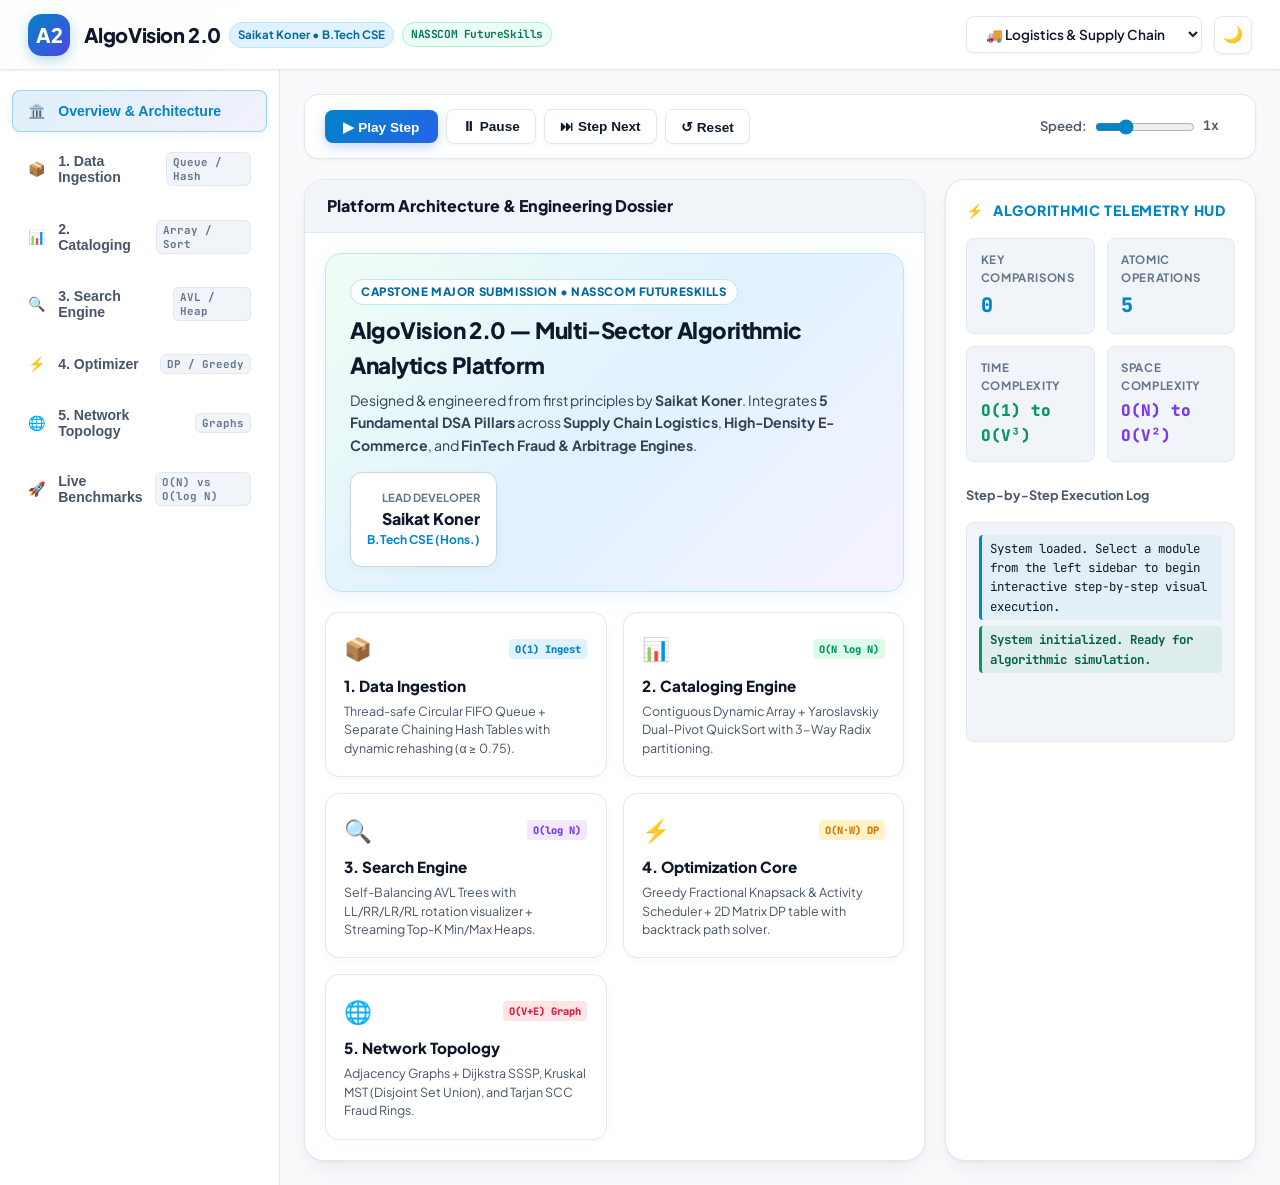
<file: index.html>
<!DOCTYPE html>
<html lang="en">
<head>
    <meta charset="UTF-8">
    <meta name="viewport" content="width=device-width, initial-scale=1.0">
    <meta http-equiv="refresh" content="0; url=web/index.html">
    <title>AlgoVision 2.0 — Unified DSA Analytics & Optimization Platform</title>
    <script>
        window.location.replace("web/index.html");
    </script>
</head>
<body style="background:#f8fafc; color:#0f172a; font-family:'Plus Jakarta Sans', sans-serif; display:flex; justify-content:center; align-items:center; height:100vh; margin:0;">
    <div style="text-align:center; padding: 2rem; background: #ffffff; border: 1px solid #e2e8f0; border-radius: 16px; box-shadow: 0 10px 25px -5px rgba(15, 23, 42, 0.08);">
        <h2 style="font-size: 1.5rem; font-weight: 800; color: #0284c7; margin-bottom: 0.5rem;">AlgoVision 2.0</h2>
        <p style="color: #475569; font-size: 0.95rem; margin-bottom: 1rem;">Unified DSA Analytics & Optimization Platform • Saikat Koner</p>
        <p><a href="web/index.html" style="color:#0284c7; font-weight: 700; text-decoration: none;">Click here if not redirected automatically →</a></p>
    </div>
</body>
</html>
</file>
<file: web/css/styles.css>
/* ==========================================================================
   AlgoVision 2.0 - Unified DSA Analytics & Optimization Platform
   Handcrafted Light-First Design System • Engineered by Saikat Koner
   ========================================================================== */

:root {
  /* Light Theme (Default & Primary Eye-Catching Palette) */
  --bg-primary: #f8fafc;
  --bg-secondary: #ffffff;
  --bg-card: #ffffff;
  --bg-glass: #f1f5f9;
  --border-color: #e2e8f0;
  --border-focus: #0284c7;
  --text-primary: #0f172a;
  --text-secondary: #475569;
  --text-muted: #64748b;

  --accent-blue: #0284c7;
  --accent-indigo: #4f46e5;
  --accent-cyan: #0891b2;
  --accent-emerald: #059669;
  --accent-amber: #d97706;
  --accent-rose: #e11d48;
  --accent-purple: #7c3aed;

  --node-bg: #ffffff;
  --node-border: #cbd5e1;
  --node-active: #0284c7;
  --node-visited: #059669;
  --node-cycle: #e11d48;

  --font-sans: 'Plus Jakarta Sans', 'Inter', -apple-system, BlinkMacSystemFont, 'Segoe UI', Roboto, sans-serif;
  --font-mono: 'JetBrains Mono', 'Fira Code', Consolas, monospace;
  --radius-sm: 8px;
  --radius-md: 14px;
  --radius-lg: 20px;
  --shadow-sm: 0 1px 3px 0 rgba(0, 0, 0, 0.05);
  --shadow-md: 0 10px 25px -5px rgba(15, 23, 42, 0.08), 0 1px 3px 0 rgba(0, 0, 0, 0.04);
  --shadow-lg: 0 20px 35px -10px rgba(15, 23, 42, 0.12), 0 1px 3px 0 rgba(0, 0, 0, 0.05);
  --glow-blue: 0 0 18px rgba(2, 132, 199, 0.25);
  --glow-emerald: 0 0 18px rgba(5, 150, 105, 0.25);
  --glow-rose: 0 0 18px rgba(225, 29, 72, 0.25);
}

[data-theme="dark"] {
  --bg-primary: #0a0f1d;
  --bg-secondary: #111827;
  --bg-card: #111827;
  --bg-glass: rgba(31, 41, 55, 0.7);
  --border-color: rgba(75, 85, 99, 0.4);
  --border-focus: #38bdf8;
  --text-primary: #f8fafc;
  --text-secondary: #94a3b8;
  --text-muted: #64748b;

  --accent-blue: #38bdf8;
  --accent-indigo: #818cf8;
  --accent-cyan: #22d3ee;
  --accent-emerald: #34d399;
  --accent-amber: #fbbf24;
  --accent-rose: #fb7185;
  --accent-purple: #c084fc;

  --node-bg: #1f2937;
  --node-border: #4b5563;
  --node-active: #38bdf8;
  --node-visited: #34d399;
  --node-cycle: #fb7185;
}

* {
  box-sizing: border-box;
  margin: 0;
  padding: 0;
}

body {
  font-family: var(--font-sans);
  background-color: var(--bg-primary);
  color: var(--text-primary);
  min-height: 100vh;
  display: flex;
  flex-direction: column;
  line-height: 1.55;
  overflow-x: hidden;
  background-image: radial-gradient(at 0% 0%, rgba(2, 132, 199, 0.04) 0px, transparent 50%),
                    radial-gradient(at 100% 100%, rgba(79, 70, 229, 0.04) 0px, transparent 50%);
}

/* Header & Navigation */
.app-header {
  background: rgba(255, 255, 255, 0.9);
  backdrop-filter: blur(16px);
  border-bottom: 1px solid var(--border-color);
  padding: 0.85rem 1.75rem;
  position: sticky;
  top: 0;
  z-index: 50;
  display: flex;
  align-items: center;
  justify-content: space-between;
  box-shadow: var(--shadow-sm);
}

[data-theme="dark"] .app-header {
  background: rgba(17, 24, 39, 0.85);
}

.brand-section {
  display: flex;
  align-items: center;
  gap: 0.85rem;
}

.brand-logo {
  width: 42px;
  height: 42px;
  background: linear-gradient(135deg, #0284c7, #4f46e5);
  border-radius: var(--radius-md);
  display: flex;
  align-items: center;
  justify-content: center;
  font-weight: 800;
  font-size: 1.25rem;
  color: #fff;
  box-shadow: 0 4px 14px rgba(2, 132, 199, 0.3);
}

.brand-info h1 {
  font-size: 1.25rem;
  font-weight: 800;
  letter-spacing: -0.02em;
  color: var(--text-primary);
  display: flex;
  align-items: center;
  gap: 0.5rem;
}

.author-chip {
  font-size: 0.72rem;
  font-weight: 700;
  color: #0369a1;
  background: #e0f2fe;
  border: 1px solid #bae6fd;
  padding: 3px 8px;
  border-radius: 9999px;
  letter-spacing: 0;
}

.version-tag {
  font-size: 0.7rem;
  background: #ecfdf5;
  color: #047857;
  padding: 3px 8px;
  border-radius: 9999px;
  border: 1px solid #a7f3d0;
  font-weight: 700;
  font-family: var(--font-mono);
}

.header-actions {
  display: flex;
  align-items: center;
  gap: 0.75rem;
}

.scenario-select {
  background: var(--bg-secondary);
  color: var(--text-primary);
  border: 1px solid var(--border-color);
  padding: 0.5rem 0.9rem;
  border-radius: var(--radius-sm);
  font-size: 0.85rem;
  font-family: inherit;
  font-weight: 600;
  cursor: pointer;
  outline: none;
  box-shadow: var(--shadow-sm);
  transition: all 0.2s;
}

.scenario-select:focus {
  border-color: var(--border-focus);
}

.btn-icon {
  background: var(--bg-secondary);
  color: var(--text-primary);
  border: 1px solid var(--border-color);
  width: 38px;
  height: 38px;
  border-radius: var(--radius-sm);
  display: flex;
  align-items: center;
  justify-content: center;
  cursor: pointer;
  box-shadow: var(--shadow-sm);
  transition: all 0.2s;
  font-size: 1rem;
}

.btn-icon:hover {
  border-color: var(--accent-blue);
  color: var(--accent-blue);
  transform: scale(1.05);
}

/* Layout Core */
.app-container {
  display: flex;
  flex: 1;
  height: calc(100vh - 68px);
}

/* Sidebar Tabs */
.app-sidebar {
  width: 280px;
  background: var(--bg-secondary);
  border-right: 1px solid var(--border-color);
  display: flex;
  flex-direction: column;
  padding: 1.25rem 0.75rem;
  gap: 0.45rem;
  overflow-y: auto;
}

.nav-tab-btn {
  display: flex;
  align-items: center;
  gap: 0.75rem;
  padding: 0.75rem 0.95rem;
  border-radius: var(--radius-sm);
  border: 1px solid transparent;
  background: transparent;
  color: var(--text-secondary);
  font-size: 0.88rem;
  font-weight: 600;
  text-align: left;
  cursor: pointer;
  transition: all 0.2s cubic-bezier(0.16, 1, 0.3, 1);
}

.nav-tab-btn:hover {
  background: var(--bg-glass);
  color: var(--text-primary);
  transform: translateX(2px);
}

.nav-tab-btn.active {
  background: linear-gradient(135deg, rgba(2, 132, 199, 0.12), rgba(79, 70, 229, 0.08));
  color: var(--accent-blue);
  border-color: rgba(2, 132, 199, 0.3);
  font-weight: 700;
  box-shadow: 0 2px 8px rgba(2, 132, 199, 0.08);
}

.nav-tab-btn .tab-badge {
  margin-left: auto;
  font-size: 0.68rem;
  font-family: var(--font-mono);
  font-weight: 700;
  background: var(--bg-glass);
  color: var(--text-muted);
  padding: 2px 6px;
  border-radius: 6px;
  border: 1px solid var(--border-color);
}

.nav-tab-btn.active .tab-badge {
  background: #e0f2fe;
  color: #0284c7;
  border-color: #bae6fd;
}

/* Main Content Stage */
.main-stage {
  flex: 1;
  display: flex;
  flex-direction: column;
  overflow-y: auto;
  background: var(--bg-primary);
  padding: 1.5rem;
  gap: 1.25rem;
}

/* Control Bar */
.control-panel {
  background: var(--bg-card);
  border: 1px solid var(--border-color);
  border-radius: var(--radius-md);
  padding: 0.85rem 1.25rem;
  display: flex;
  align-items: center;
  justify-content: space-between;
  flex-wrap: wrap;
  gap: 1rem;
  box-shadow: var(--shadow-sm);
}

.controls-group {
  display: flex;
  align-items: center;
  gap: 0.5rem;
}

.btn-primary {
  background: linear-gradient(135deg, #0284c7, #2563eb);
  color: #fff;
  border: none;
  padding: 0.55rem 1.15rem;
  border-radius: var(--radius-sm);
  font-size: 0.85rem;
  font-weight: 700;
  cursor: pointer;
  display: flex;
  align-items: center;
  gap: 0.4rem;
  box-shadow: 0 4px 12px rgba(37, 99, 235, 0.25);
  transition: all 0.2s;
}

.btn-primary:hover {
  filter: brightness(1.08);
  transform: translateY(-1px);
  box-shadow: 0 6px 16px rgba(37, 99, 235, 0.35);
}

.btn-secondary {
  background: var(--bg-secondary);
  color: var(--text-primary);
  border: 1px solid var(--border-color);
  padding: 0.55rem 0.95rem;
  border-radius: var(--radius-sm);
  font-size: 0.85rem;
  font-weight: 600;
  cursor: pointer;
  display: flex;
  align-items: center;
  gap: 0.4rem;
  box-shadow: var(--shadow-sm);
  transition: all 0.2s;
}

.btn-secondary:hover {
  border-color: var(--accent-blue);
  color: var(--accent-blue);
  background: #f0f9ff;
}

.speed-slider-wrap {
  display: flex;
  align-items: center;
  gap: 0.5rem;
  font-size: 0.82rem;
  font-weight: 600;
  color: var(--text-secondary);
}

.speed-slider-wrap input[type="range"] {
  accent-color: var(--accent-blue);
  width: 100px;
}

/* Visualization Canvas Stage */
.stage-grid {
  display: grid;
  grid-template-columns: 2fr 1fr;
  gap: 1.25rem;
  flex: 1;
}

@media (max-width: 1024px) {
  .stage-grid {
    grid-template-columns: 1fr;
  }
}

.canvas-card {
  background: var(--bg-card);
  border: 1px solid var(--border-color);
  border-radius: var(--radius-lg);
  display: flex;
  flex-direction: column;
  overflow: hidden;
  position: relative;
  min-height: 480px;
  box-shadow: var(--shadow-md);
}

.card-header {
  padding: 0.85rem 1.35rem;
  background: var(--bg-glass);
  border-bottom: 1px solid var(--border-color);
  display: flex;
  align-items: center;
  justify-content: space-between;
}

.card-title {
  font-size: 1rem;
  font-weight: 800;
  color: var(--text-primary);
  display: flex;
  align-items: center;
  gap: 0.5rem;
}

.canvas-viewport {
  flex: 1;
  position: relative;
  display: flex;
  align-items: center;
  justify-content: center;
  padding: 1.25rem;
  overflow: auto;
  background: #ffffff;
}

[data-theme="dark"] .canvas-viewport {
  background: #0f172a;
}

/* Telemetry & Inspector Panel */
.inspector-card {
  background: var(--bg-card);
  border: 1px solid var(--border-color);
  border-radius: var(--radius-lg);
  padding: 1.25rem;
  display: flex;
  flex-direction: column;
  gap: 1rem;
  box-shadow: var(--shadow-md);
}

.metric-grid {
  display: grid;
  grid-template-columns: 1fr 1fr;
  gap: 0.75rem;
}

.metric-tile {
  background: var(--bg-glass);
  border: 1px solid var(--border-color);
  border-radius: var(--radius-sm);
  padding: 0.75rem 0.85rem;
}

.metric-label {
  font-size: 0.72rem;
  font-weight: 700;
  color: var(--text-muted);
  text-transform: uppercase;
  letter-spacing: 0.05em;
}

.metric-value {
  font-size: 1.25rem;
  font-weight: 800;
  font-family: var(--font-mono);
  color: var(--accent-blue);
  margin-top: 0.25rem;
}

.code-dossier {
  background: #0f172a;
  border: 1px solid var(--border-color);
  border-radius: var(--radius-sm);
  padding: 0.85rem;
  font-family: var(--font-mono);
  font-size: 0.75rem;
  color: #7dd3fc;
  overflow-x: auto;
  max-height: 200px;
}

.step-log-box {
  flex: 1;
  background: var(--bg-glass);
  border: 1px solid var(--border-color);
  border-radius: var(--radius-sm);
  padding: 0.75rem;
  font-family: var(--font-mono);
  font-size: 0.78rem;
  color: var(--text-secondary);
  overflow-y: auto;
  max-height: 220px;
  display: flex;
  flex-direction: column;
  gap: 0.4rem;
}

.log-entry {
  padding: 4px 8px;
  border-radius: 4px;
  border-left: 3px solid var(--accent-blue);
  background: rgba(2, 132, 199, 0.06);
  color: var(--text-primary);
}

.log-entry.highlight {
  border-left-color: var(--accent-emerald);
  background: rgba(5, 150, 105, 0.08);
  color: #065f46;
  font-weight: 700;
}

.log-entry.alert {
  border-left-color: var(--accent-rose);
  background: rgba(225, 29, 72, 0.08);
  color: #9f1239;
  font-weight: 700;
}

/* Visualizer Custom Renderers */
/* 1. Circular Queue */
.circular-queue-container {
  display: flex;
  flex-direction: column;
  align-items: center;
  gap: 1.5rem;
  width: 100%;
}

.queue-slots-row {
  display: flex;
  gap: 0.5rem;
  flex-wrap: wrap;
  justify-content: center;
}

.queue-slot {
  width: 58px;
  height: 58px;
  background: var(--node-bg);
  border: 2px solid var(--node-border);
  border-radius: var(--radius-sm);
  display: flex;
  flex-direction: column;
  align-items: center;
  justify-content: center;
  font-family: var(--font-mono);
  font-size: 0.9rem;
  position: relative;
  box-shadow: var(--shadow-sm);
  transition: all 0.3s;
}

.queue-slot.occupied {
  border-color: var(--accent-blue);
  background: #f0f9ff;
  color: var(--accent-blue);
  font-weight: 800;
}

.queue-slot.head-ptr {
  border-color: var(--accent-emerald);
  box-shadow: var(--glow-emerald);
}

.queue-slot.head-ptr::before {
  content: 'HEAD';
  position: absolute;
  top: -18px;
  font-size: 0.65rem;
  color: var(--accent-emerald);
  font-weight: 800;
  font-family: var(--font-mono);
}

.queue-slot.tail-ptr {
  border-color: var(--accent-amber);
}

.queue-slot.tail-ptr::after {
  content: 'TAIL';
  position: absolute;
  bottom: -18px;
  font-size: 0.65rem;
  color: var(--accent-amber);
  font-weight: 800;
  font-family: var(--font-mono);
}

/* 2. Sorting Array Bars */
.sort-bars-container {
  display: flex;
  align-items: flex-end;
  gap: 6px;
  height: 280px;
  width: 100%;
  padding: 12px;
  background: #f8fafc;
  border-radius: var(--radius-sm);
  border: 1px solid var(--border-color);
}

[data-theme="dark"] .sort-bars-container {
  background: rgba(0, 0, 0, 0.25);
}

.sort-bar {
  flex: 1;
  background: linear-gradient(180deg, #0284c7, #1d4ed8);
  border-radius: 6px 6px 0 0;
  transition: height 0.2s ease, background-color 0.2s;
  display: flex;
  align-items: flex-end;
  justify-content: center;
  font-size: 0.7rem;
  font-family: var(--font-mono);
  font-weight: 700;
  color: #ffffff;
  padding-bottom: 4px;
}

.sort-bar.pivot1 {
  background: linear-gradient(180deg, #f59e0b, #d97706);
  box-shadow: 0 0 12px rgba(217, 119, 6, 0.5);
}

.sort-bar.pivot2 {
  background: linear-gradient(180deg, #8b5cf6, #6d28d9);
  box-shadow: 0 0 12px rgba(109, 40, 217, 0.5);
}

.sort-bar.comparing {
  background: linear-gradient(180deg, #f43f5e, #be123c);
}

.sort-bar.sorted {
  background: linear-gradient(180deg, #10b981, #047857);
}

/* 3. SVG Tree & Graph */
svg.visualizer-svg {
  width: 100%;
  height: 100%;
  min-height: 400px;
}

.tree-node-circle {
  fill: #ffffff;
  stroke: #94a3b8;
  stroke-width: 2.5;
  transition: all 0.3s;
  cursor: pointer;
  filter: drop-shadow(0 2px 4px rgba(0,0,0,0.06));
}

[data-theme="dark"] .tree-node-circle {
  fill: #1e293b;
  stroke: #475569;
}

.tree-node-circle.active {
  stroke: #0284c7;
  fill: #e0f2fe;
  filter: drop-shadow(0 0 10px rgba(2, 132, 199, 0.5));
}

.tree-node-circle.rotating {
  stroke: #d97706;
  fill: #fef3c7;
}

.tree-node-text {
  fill: #0f172a;
  font-family: var(--font-mono);
  font-size: 12px;
  font-weight: 700;
  text-anchor: middle;
  dominant-baseline: central;
  pointer-events: none;
}

[data-theme="dark"] .tree-node-text {
  fill: #f8fafc;
}

.tree-balance-text {
  fill: #0284c7;
  font-size: 10px;
  font-weight: 700;
  text-anchor: middle;
  dominant-baseline: central;
}

.graph-edge-line {
  stroke: #cbd5e1;
  stroke-width: 2;
  transition: all 0.3s;
}

[data-theme="dark"] .graph-edge-line {
  stroke: #334155;
}

.graph-edge-line.active {
  stroke: #0284c7;
  stroke-width: 4;
}

.graph-edge-line.mst {
  stroke: #059669;
  stroke-width: 4;
  filter: drop-shadow(0 0 6px rgba(5, 150, 105, 0.5));
}

.graph-edge-line.cycle {
  stroke: #e11d48;
  stroke-width: 4;
  stroke-dasharray: 6 3;
  animation: dashCycle 1s linear infinite;
}

@keyframes dashCycle {
  to {
    stroke-dashoffset: -18;
  }
}

/* 4. DP Matrix Table */
.dp-table-container {
  overflow: auto;
  max-height: 320px;
  border-radius: var(--radius-sm);
  border: 1px solid var(--border-color);
  background: #ffffff;
}

.dp-matrix {
  border-collapse: collapse;
  width: 100%;
  font-family: var(--font-mono);
  font-size: 0.8rem;
}

.dp-matrix th, .dp-matrix td {
  border: 1px solid var(--border-color);
  padding: 8px 12px;
  text-align: center;
}

.dp-matrix th {
  background: #f8fafc;
  color: var(--text-secondary);
  font-weight: 700;
}

.dp-matrix td.active-cell {
  background: #e0f2fe;
  color: #0369a1;
  font-weight: 800;
  box-shadow: inset 0 0 6px rgba(2, 132, 199, 0.3);
}

.dp-matrix td.selected-cell {
  background: #dcfce7;
  color: #15803d;
  font-weight: 800;
}

/* Custom Scrollbars */
::-webkit-scrollbar { width: 8px; height: 8px; }
::-webkit-scrollbar-track { background: #f1f5f9; }
::-webkit-scrollbar-thumb { background: #cbd5e1; border-radius: 4px; }
::-webkit-scrollbar-thumb:hover { background: #94a3b8; }
</file>
